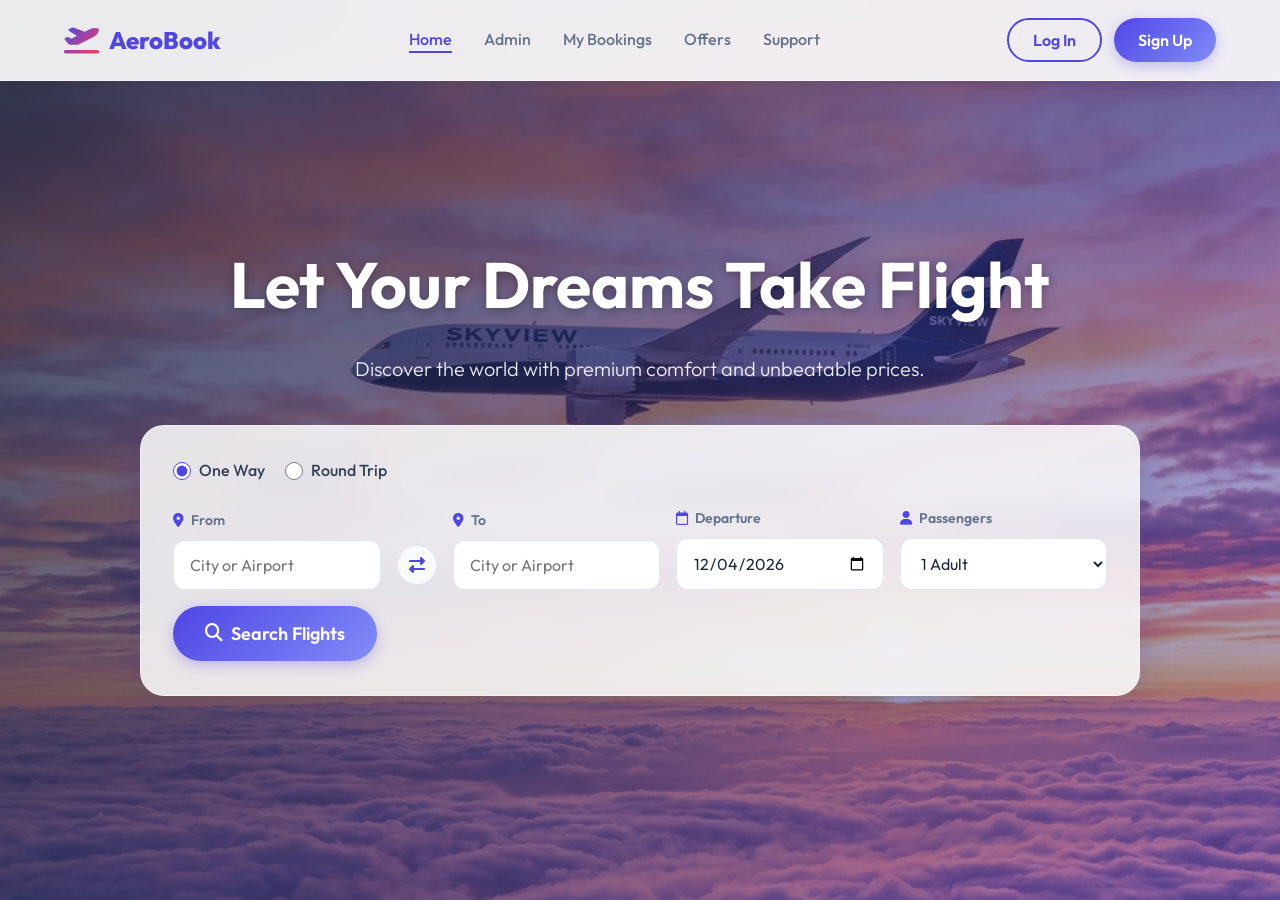
<file: index.html>
<!DOCTYPE html>
<html lang="en">
<head>
    <meta charset="UTF-8">
    <meta name="viewport" content="width=device-width, initial-scale=1.0">
    <title>AeroBook - Premium Airplane Reservation</title>
    <meta name="description" content="Book your next flight with AeroBook. Premium airplane reservation system.">
    
    <!-- Google Fonts -->
    <link rel="preconnect" href="https://fonts.googleapis.com">
    <link rel="preconnect" href="https://fonts.gstatic.com" crossorigin>
    <link href="https://fonts.googleapis.com/css2?family=Outfit:wght@300;400;500;600;700;800&display=swap" rel="stylesheet">
    
    <!-- Icons -->
    <link rel="stylesheet" href="https://cdnjs.cloudflare.com/ajax/libs/font-awesome/6.4.0/css/all.min.css">
    
    <!-- Custom CSS -->
    <link rel="stylesheet" href="style.css">
</head>
<body>

    <!-- Header Navigation -->
    <header id="main-header">
        <div class="container header-container">
            <div class="logo">
                <i class="fa-solid fa-plane-departure"></i>
                <span>AeroBook</span>
            </div>
            <nav class="main-nav">
                <ul>
                    <li><a href="#" class="active" id="nav-home">Home</a></li>
                    <li><a href="admin.html">Admin</a></li>
                    <li><a href="#" id="nav-bookings">My Bookings</a></li>
                    <li><a href="#" id="nav-offers">Offers</a></li>
                    <li><a href="#" id="nav-support">Support</a></li>
                </ul>
            </nav>
            <div class="user-actions" id="guest-actions">
                <button class="btn btn-outline" id="nav-login-btn">Log In</button>
                <button class="btn btn-primary" id="nav-signup-btn">Sign Up</button>
            </div>
            <div class="user-actions hidden" id="user-actions">
                <span style="font-weight: 600; color: var(--primary);" id="user-greeting">Hi, User</span>
                <button class="btn btn-outline" id="nav-logout-btn">Log Out</button>
            </div>
        </div>
    </header>

    <main>
        <!-- Hero Section with Flight Search -->
        <section id="hero">
            <div class="hero-overlay"></div>
            <div class="container hero-content">
                <div class="hero-text">
                    <h1>Let Your Dreams Take Flight</h1>
                    <p>Discover the world with premium comfort and unbeatable prices.</p>
                </div>
                
                <div class="search-widget glassmorphism">
                    <div class="trip-types">
                        <label class="radio-label">
                            <input type="radio" name="trip-type" value="one-way" checked>
                            <span>One Way</span>
                        </label>
                        <label class="radio-label">
                            <input type="radio" name="trip-type" value="round-trip">
                            <span>Round Trip</span>
                        </label>
                    </div>
                    
                    <form id="flight-search-form">
                        <div class="form-group">
                            <label for="source"><i class="fa-solid fa-location-dot"></i> From</label>
                            <input type="text" id="source" placeholder="City or Airport" required>
                        </div>
                        
                        <div class="exchange-icon">
                            <i class="fa-solid fa-right-left"></i>
                        </div>
                        
                        <div class="form-group">
                            <label for="destination"><i class="fa-solid fa-location-dot"></i> To</label>
                            <input type="text" id="destination" placeholder="City or Airport" required>
                        </div>
                        
                        <div class="form-group">
                            <label for="date"><i class="fa-regular fa-calendar"></i> Departure</label>
                            <input type="date" id="date" required>
                        </div>
                        
                        <div class="form-group">
                            <label for="passengers"><i class="fa-solid fa-user"></i> Passengers</label>
                            <select id="passengers">
                                <option value="1">1 Adult</option>
                                <option value="2">2 Adults</option>
                                <option value="3">3 Adults</option>
                                <option value="4">4 Adults</option>
                            </select>
                        </div>
                        
                        <button type="submit" class="btn btn-primary btn-large search-btn">
                            <i class="fa-solid fa-magnifying-glass"></i> Search Flights
                        </button>
                    </form>
                </div>
            </div>
        </section>

        <!-- Flight Results Section -->
        <section id="results" class="hidden">
            <div class="container">
                <div class="results-header">
                    <h2>Available Flights</h2>
                    <p id="results-summary">Showing flights from <span id="summary-source">...</span> to <span id="summary-destination">...</span> on <span id="summary-date">...</span></p>
                </div>
                
                <div class="results-layout">
                    <aside class="filters">
                        <h3>Filters</h3>
                        <!-- Mock filters -->
                        <div class="filter-group">
                            <h4>Stops</h4>
                            <label><input type="checkbox" checked> Non-stop</label>
                            <label><input type="checkbox" checked> 1 Stop</label>
                        </div>
                        <div class="filter-group">
                            <h4>Airlines</h4>
                            <label><input type="checkbox" checked> AeroAir</label>
                            <label><input type="checkbox" checked> SkyHigh</label>
                        </div>
                    </aside>
                    
                    <div class="flight-list" id="flight-list-container">
                        <!-- Flight cards will be generated here by JavaScript -->
                    </div>
                </div>
            </div>
        </section>

        <!-- My Bookings Section -->
        <section id="my-bookings-section" class="hidden" style="padding: 100px 0; min-height: 100vh; background: #F1F5F9;">
            <div class="container">
                <div class="results-header">
                    <h2>My Bookings</h2>
                    <p>View all your upcoming and past flights.</p>
                </div>
                
                <div id="bookings-container" class="bookings-grid">
                    <!-- Ticket cards will be generated here -->
                    <div id="no-bookings-msg" class="text-center hidden" style="padding: 40px; background: white; border-radius: var(--radius-md); box-shadow: 0 4px 6px -1px rgba(0,0,0,0.05);">
                        <i class="fa-solid fa-ticket" style="font-size: 3rem; color: #CBD5E1; margin-bottom: 16px;"></i>
                        <h3 style="margin-bottom: 8px;">No Bookings Found</h3>
                        <p style="color: var(--text-muted); margin-bottom: 24px;">You haven't booked any flights yet.</p>
                        <button class="btn btn-primary" id="btn-go-search">Search Flights</button>
                    </div>
                </div>
            </div>
        </section>

        <!-- Offers Section -->
        <section id="offers-section" class="hidden" style="padding: 100px 0; min-height: 100vh; background: #F1F5F9;">
            <div class="container">
                <div class="results-header text-center">
                    <h2>Exclusive Offers</h2>
                    <p>Save more on your next flight with these premium deals.</p>
                </div>
                
                <div id="offers-container" class="offers-grid">
                    <!-- Offers populated by JS -->
                </div>
            </div>
        </section>

        <!-- Support Section -->
        <section id="support-section" class="hidden" style="padding: 100px 0; min-height: 100vh; background: #F8FAFC;">
            <div class="container">
                <div class="results-header text-center">
                    <h2>We're Here to Help</h2>
                    <p>Have questions or need assistance? Reach out to us.</p>
                </div>
                
                <div class="support-layout">
                    <!-- Contact Information -->
                    <div class="contact-info-panel">
                        <h3>Contact Information</h3>
                        <p style="color: var(--text-muted); margin-bottom: 30px;">Get in touch with our customer support team.</p>
                        
                        <div class="info-item">
                            <div class="info-icon"><i class="fa-solid fa-envelope"></i></div>
                            <div>
                                <h4>Email Us</h4>
                                <p>catchmeifyoucan@gmail.com</p>
                            </div>
                        </div>
                        
                        <div class="info-item">
                            <div class="info-icon"><i class="fa-solid fa-phone"></i></div>
                            <div>
                                <h4>Call Us</h4>
                                <p>+91 1800-FLY-NOW</p>
                            </div>
                        </div>
                        
                        <div class="info-item">
                            <div class="info-icon"><i class="fa-solid fa-location-dot"></i></div>
                            <div>
                                <h4>Office Address</h4>
                                <p>imanonymous</p>
                            </div>
                        </div>
                    </div>
                    
                    <!-- Contact Form -->
                    <div class="contact-form-panel glassmorphism">
                        <h3>Send a Message</h3>
                        <form id="contact-form">
                            <div class="form-row">
                                <div class="form-group">
                                    <label for="contact-name">Your Name</label>
                                    <input type="text" id="contact-name" required>
                                </div>
                                <div class="form-group">
                                    <label for="contact-email">Email Address</label>
                                    <input type="email" id="contact-email" required>
                                </div>
                            </div>
                            <div class="form-group" style="margin-bottom: 16px;">
                                <label for="contact-subject">Subject</label>
                                <input type="text" id="contact-subject" required>
                            </div>
                            <div class="form-group" style="margin-bottom: 24px;">
                                <label for="contact-message">Message</label>
                                <textarea id="contact-message" rows="5" required style="width: 100%; padding: 14px 16px; border: 1px solid #E2E8F0; border-radius: var(--radius-md); font-family: inherit; resize: vertical;"></textarea>
                            </div>
                            <button type="submit" class="btn btn-primary btn-full">Send Message <i class="fa-regular fa-paper-plane"></i></button>
                        </form>
                    </div>
                </div>

                <!-- FAQs -->
                <div class="faq-section" style="margin-top: 60px;">
                    <h3 class="text-center" style="margin-bottom: 30px; font-size: 1.8rem;">Frequently Asked Questions</h3>
                    <div class="faq-grid">
                        <div class="faq-card">
                            <h4>How can I cancel my flight?</h4>
                            <p>You can cancel your flight by going to the 'My Bookings' section and selecting the flight you wish to cancel. Cancellation charges may apply.</p>
                        </div>
                        <div class="faq-card">
                            <h4>When will I receive my refund?</h4>
                            <p>Refunds are processed within 5-7 business days and will be credited to the original payment method used during booking.</p>
                        </div>
                        <div class="faq-card">
                            <h4>Can I change my passenger details?</h4>
                            <p>Small spelling corrections can be made by contacting support. Complete name changes are generally not permitted due to security reasons.</p>
                        </div>
                    </div>
                </div>
            </div>
        </section>
    </main>

    <!-- Auth Modals -->
    <!-- Login Modal -->
    <div id="login-modal" class="modal hidden">
        <div class="modal-content glassmorphism">
            <span class="close-modal auth-close">&times;</span>
            <h2>Log In to AeroBook</h2>
            <form id="auth-login-form">
                <div class="form-group" style="margin-bottom: 16px;">
                    <label for="login-email">Email</label>
                    <input type="email" id="login-email" required>
                </div>
                <div class="form-group" style="margin-bottom: 24px;">
                    <label for="login-password">Password</label>
                    <input type="password" id="login-password" required>
                </div>
                <p id="login-error-msg" style="color: var(--secondary); margin-bottom: 16px; display: none;">Invalid credentials.</p>
                <button type="submit" class="btn btn-primary btn-full">Log In</button>
                <p style="text-align: center; margin-top: 16px;">Don't have an account? <a href="#" id="switch-to-signup" style="color: var(--primary); font-weight: 600;">Sign Up</a></p>
            </form>
        </div>
    </div>

    <!-- Sign Up Modal -->
    <div id="signup-modal" class="modal hidden">
        <div class="modal-content glassmorphism">
            <span class="close-modal auth-close">&times;</span>
            <h2>Create an Account</h2>
            <form id="auth-signup-form">
                <div class="form-group" style="margin-bottom: 16px;">
                    <label for="signup-name">Full Name</label>
                    <input type="text" id="signup-name" required>
                </div>
                <div class="form-group" style="margin-bottom: 16px;">
                    <label for="signup-email">Email</label>
                    <input type="email" id="signup-email" required>
                </div>
                <div class="form-group" style="margin-bottom: 24px;">
                    <label for="signup-password">Password</label>
                    <input type="password" id="signup-password" required>
                </div>
                <p id="signup-error-msg" style="color: var(--secondary); margin-bottom: 16px; display: none;">Email already exists.</p>
                <button type="submit" class="btn btn-primary btn-full">Sign Up</button>
                <p style="text-align: center; margin-top: 16px;">Already have an account? <a href="#" id="switch-to-login" style="color: var(--primary); font-weight: 600;">Log In</a></p>
            </form>
        </div>
    </div>

    <!-- Booking Modal -->
    <div id="booking-modal" class="modal hidden">
        <div class="modal-content glassmorphism">
            <span class="close-modal">&times;</span>
            <h2>Complete Your Booking</h2>
            
            <div class="selected-flight-summary" id="selected-flight-summary">
                <!-- Flight details will be shown here -->
            </div>
            
            <form id="booking-form">
                <h3>Passenger Details</h3>
                <div class="form-row">
                    <div class="form-group">
                        <label for="first-name">First Name</label>
                        <input type="text" id="first-name" required>
                    </div>
                    <div class="form-group">
                        <label for="last-name">Last Name</label>
                        <input type="text" id="last-name" required>
                    </div>
                </div>
                <div class="form-row">
                    <div class="form-group">
                        <label for="email">Email</label>
                        <input type="email" id="email" required>
                    </div>
                    <div class="form-group">
                        <label for="phone">Phone</label>
                        <input type="tel" id="phone" required>
                    </div>
                </div>
                
                <button type="submit" class="btn btn-primary btn-full">Confirm Booking & Pay</button>
            </form>
        </div>
    </div>
    
    <!-- Success Modal -->
    <div id="success-modal" class="modal hidden">
        <div class="modal-content glassmorphism text-center">
            <div class="success-icon"><i class="fa-solid fa-circle-check"></i></div>
            <h2>Booking Confirmed!</h2>
            <p>Your ticket has been booked successfully. A confirmation email has been sent.</p>
            <div class="ticket-details" id="ticket-details">
                <!-- Ticket info -->
            </div>
            <button id="close-success" class="btn btn-primary mt-4">Go to My Bookings</button>
        </div>
    </div>

    <!-- Contact Success Modal -->
    <div id="contact-success-modal" class="modal hidden">
        <div class="modal-content glassmorphism text-center" style="max-width: 400px;">
            <div class="success-icon" style="color: var(--primary);"><i class="fa-solid fa-paper-plane"></i></div>
            <h2>Message Sent!</h2>
            <p style="color: var(--text-muted); margin-bottom: 24px;">Thank you for reaching out to AeroBook. Our team will get back to you shortly at the provided email.</p>
            <button id="close-contact-success" class="btn btn-primary btn-full">Okay</button>
        </div>
    </div>

    <!-- Scripts -->
    <script src="script.js"></script>
</body>
</html>
</file>
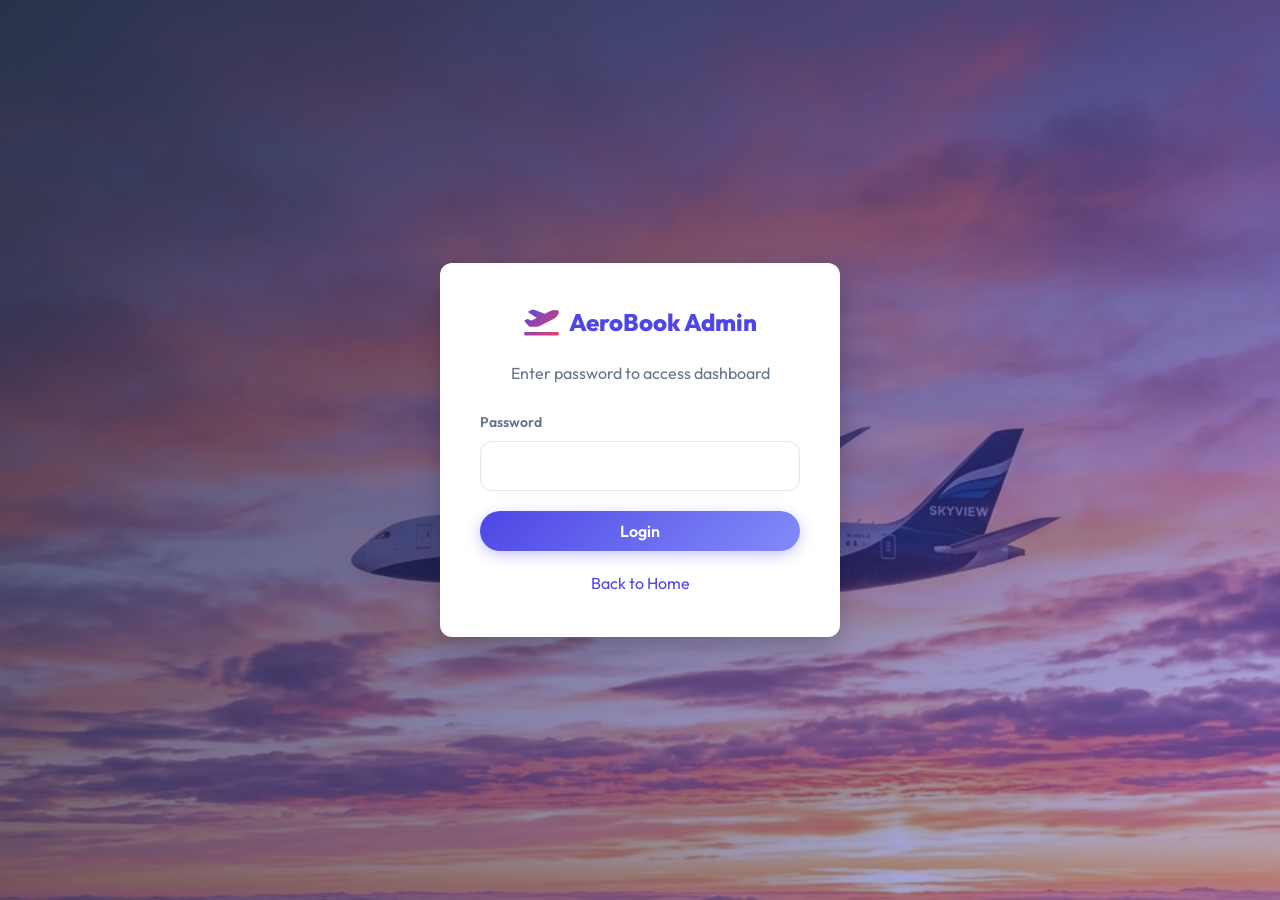
<file: admin.html>
<!DOCTYPE html>
<html lang="en">
<head>
    <meta charset="UTF-8">
    <meta name="viewport" content="width=device-width, initial-scale=1.0">
    <title>Admin Dashboard - AeroBook</title>
    
    <!-- Google Fonts -->
    <link rel="preconnect" href="https://fonts.googleapis.com">
    <link rel="preconnect" href="https://fonts.gstatic.com" crossorigin>
    <link href="https://fonts.googleapis.com/css2?family=Outfit:wght@300;400;500;600;700;800&display=swap" rel="stylesheet">
    
    <!-- Icons -->
    <link rel="stylesheet" href="https://cdnjs.cloudflare.com/ajax/libs/font-awesome/6.4.0/css/all.min.css">
    
    <!-- Custom CSS -->
    <link rel="stylesheet" href="style.css">
    <style>
        /* Admin Specific Overrides */
        body { background-color: #F1F5F9; }
        .admin-layout {
            display: flex;
            min-height: 100vh;
        }
        .sidebar {
            width: 250px;
            background: white;
            box-shadow: 2px 0 10px rgba(0,0,0,0.05);
            padding: 20px 0;
            display: flex;
            flex-direction: column;
        }
        .sidebar .logo {
            padding: 0 20px 30px;
            border-bottom: 1px solid #E2E8F0;
            margin-bottom: 20px;
        }
        .nav-links {
            list-style: none;
            padding: 0;
            margin: 0;
        }
        .nav-links li a {
            display: flex;
            align-items: center;
            padding: 15px 25px;
            color: var(--text-muted);
            font-weight: 500;
            gap: 12px;
            transition: all 0.3s;
        }
        .nav-links li a:hover, .nav-links li a.active {
            background: #EEF2FF;
            color: var(--primary);
            border-right: 4px solid var(--primary);
        }
        .main-content {
            flex: 1;
            padding: 40px;
            overflow-y: auto;
        }
        
        /* Dashboard Card */
        .dashboard-header {
            display: flex;
            justify-content: space-between;
            align-items: center;
            margin-bottom: 30px;
        }
        .card {
            background: white;
            border-radius: var(--radius-md);
            padding: 24px;
            box-shadow: 0 4px 6px -1px rgba(0,0,0,0.05);
            margin-bottom: 24px;
        }
        
        /* Table Styles */
        table {
            width: 100%;
            border-collapse: collapse;
        }
        th, td {
            padding: 16px;
            text-align: left;
            border-bottom: 1px solid #E2E8F0;
        }
        th {
            background: #F8FAFC;
            font-weight: 600;
            color: var(--text-muted);
            text-transform: uppercase;
            font-size: 0.85rem;
        }
        tr:hover {
            background: #F8FAFC;
        }
        .btn-danger {
            background: #FEF2F2;
            color: var(--secondary);
            border: 1px solid #FECDD3;
            padding: 6px 12px;
            font-size: 0.85rem;
            border-radius: 6px;
            cursor: pointer;
        }
        .btn-danger:hover {
            background: var(--secondary);
            color: white;
        }
        
        /* Login Screen */
        #admin-login {
            display: flex;
            align-items: center;
            justify-content: center;
            min-height: 100vh;
            background: linear-gradient(135deg, rgba(30, 41, 59, 0.8), rgba(79, 70, 229, 0.4)), url('assets/hero_bg.png');
            background-size: cover;
        }
        .login-card {
            background: white;
            padding: 40px;
            border-radius: var(--radius-md);
            width: 100%;
            max-width: 400px;
            box-shadow: 0 10px 25px rgba(0,0,0,0.2);
            text-align: center;
        }
    </style>
</head>
<body>

    <!-- Login Screen -->
    <div id="admin-login">
        <div class="login-card">
            <div class="logo" style="justify-content: center; margin-bottom: 20px;">
                <i class="fa-solid fa-plane-departure"></i>
                <span>AeroBook Admin</span>
            </div>
            <p style="margin-bottom: 24px; color: var(--text-muted);">Enter password to access dashboard</p>
            <form id="login-form">
                <div class="form-group" style="text-align: left; margin-bottom: 20px;">
                    <label for="admin-pass">Password</label>
                    <input type="password" id="admin-pass" required>
                </div>
                <button type="submit" class="btn btn-primary btn-full">Login</button>
            </form>
            <p id="login-error" style="color: var(--secondary); margin-top: 15px; display: none;">Incorrect password!</p>
            <a href="index.html" style="display: block; margin-top: 20px; color: var(--primary);">Back to Home</a>
        </div>
    </div>

    <!-- Admin Dashboard (Hidden initially) -->
    <div id="admin-dashboard" class="admin-layout hidden">
        <!-- Sidebar -->
        <aside class="sidebar">
            <div class="logo">
                <i class="fa-solid fa-plane-departure"></i>
                <span>AeroBook</span>
            </div>
            <ul class="nav-links">
                <li><a href="#" class="active" id="admin-nav-flights"><i class="fa-solid fa-plane"></i> Manage Flights</a></li>
                <li><a href="#" id="admin-nav-bookings"><i class="fa-solid fa-users"></i> Bookings</a></li>
                <li><a href="#" id="admin-nav-offers"><i class="fa-solid fa-tags"></i> Manage Offers</a></li>
                <li><a href="#" id="admin-nav-settings"><i class="fa-solid fa-gear"></i> Settings</a></li>
                <li style="margin-top: auto;"><a href="#" id="logout-btn"><i class="fa-solid fa-arrow-right-from-bracket"></i> Logout</a></li>
            </ul>
        </aside>

        <!-- Main Content -->
        <main class="main-content">
            
            <!-- Flights Section -->
            <div id="admin-flights-section">
                <div class="dashboard-header">
                    <h2>Flight Management</h2>
                    <button class="btn btn-primary" id="open-add-modal"><i class="fa-solid fa-plus"></i> Add New Flight</button>
                </div>

                <div class="card">
                    <h3>All Flights</h3>
                    <div style="overflow-x: auto; margin-top: 20px;">
                        <table id="flights-table">
                            <thead>
                                <tr>
                                    <th>Flight ID</th>
                                    <th>Airline</th>
                                    <th>Route</th>
                                    <th>Departure</th>
                                    <th>Arrival</th>
                                    <th>Price</th>
                                    <th>Action</th>
                                </tr>
                            </thead>
                            <tbody id="flights-body">
                                <!-- Flights populated by JS -->
                            </tbody>
                        </table>
                    </div>
                </div>
            </div>

            <!-- Bookings Section -->
            <div id="admin-bookings-section" class="hidden">
                <div class="dashboard-header">
                    <h2>All Bookings</h2>
                </div>

                <div class="card">
                    <h3>Recent Bookings</h3>
                    <div style="overflow-x: auto; margin-top: 20px;">
                        <table id="bookings-table">
                            <thead>
                                <tr>
                                    <th>PNR</th>
                                    <th>Passenger</th>
                                    <th>Email</th>
                                    <th>Flight ID</th>
                                    <th>Route</th>
                                    <th>Date</th>
                                    <th>Amount</th>
                                    <th>Status</th>
                                    <th>Action</th>
                                </tr>
                            </thead>
                            <tbody id="bookings-body">
                                <!-- Bookings populated by JS -->
                            </tbody>
                        </table>
                    </div>
                </div>
            </div>

            <!-- Settings Section -->
            <div id="admin-settings-section" class="hidden">
                <div class="dashboard-header">
                    <h2>Settings & User Management</h2>
                </div>

                <div class="card">
                    <h3>Registered Users</h3>
                    <div style="overflow-x: auto; margin-top: 20px;">
                        <table id="users-table">
                            <thead>
                                <tr>
                                    <th>Name</th>
                                    <th>Email</th>
                                    <th>Password</th>
                                    <th>Action</th>
                                </tr>
                            </thead>
                            <tbody id="users-body">
                                <!-- Users populated by JS -->
                            </tbody>
                        </table>
                    </div>
                </div>
            </div>

            <!-- Offers Section -->
            <div id="admin-offers-section" class="hidden">
                <div class="dashboard-header">
                    <h2>Manage Offers</h2>
                    <button class="btn btn-primary" id="open-add-offer-modal"><i class="fa-solid fa-plus"></i> Add New Offer</button>
                </div>

                <div class="card">
                    <h3>Active Promo Codes</h3>
                    <div style="overflow-x: auto; margin-top: 20px;">
                        <table id="offers-table">
                            <thead>
                                <tr>
                                    <th>Offer Title</th>
                                    <th>Promo Code</th>
                                    <th>Description</th>
                                    <th>Action</th>
                                </tr>
                            </thead>
                            <tbody id="offers-body">
                                <!-- Offers populated by JS -->
                            </tbody>
                        </table>
                    </div>
                </div>
            </div>

        </main>
    </div>

    <!-- Add Flight Modal -->
    <div id="add-flight-modal" class="modal hidden">
        <div class="modal-content glassmorphism">
            <span class="close-modal">&times;</span>
            <h2>Add New Flight</h2>
            
            <form id="add-flight-form">
                <div class="form-row">
                    <div class="form-group">
                        <label for="new-id">Flight ID (e.g. FL-999)</label>
                        <input type="text" id="new-id" required>
                    </div>
                    <div class="form-group">
                        <label for="new-airline">Airline</label>
                        <select id="new-airline" required>
                            <option value="AA">AeroAir</option>
                            <option value="SH">SkyHigh</option>
                            <option value="GE">GlobalExpress</option>
                        </select>
                    </div>
                </div>
                <div class="form-row">
                    <div class="form-group">
                        <label for="new-from">From (e.g. DEL)</label>
                        <input type="text" id="new-from" maxlength="3" style="text-transform: uppercase;" required>
                    </div>
                    <div class="form-group">
                        <label for="new-to">To (e.g. BOM)</label>
                        <input type="text" id="new-to" maxlength="3" style="text-transform: uppercase;" required>
                    </div>
                </div>
                <div class="form-row">
                    <div class="form-group">
                        <label for="new-dep">Departure Time</label>
                        <input type="time" id="new-dep" required>
                    </div>
                    <div class="form-group">
                        <label for="new-arr">Arrival Time</label>
                        <input type="time" id="new-arr" required>
                    </div>
                </div>
                <div class="form-row">
                    <div class="form-group">
                        <label for="new-price">Price (₹)</label>
                        <input type="number" id="new-price" required>
                    </div>
                    <div class="form-group">
                        <label for="new-stops">Stops</label>
                        <select id="new-stops">
                            <option value="Non-stop">Non-stop</option>
                            <option value="1 Stop">1 Stop</option>
                        </select>
                    </div>
                </div>
                
                <button type="submit" class="btn btn-primary btn-full mt-4">Save Flight</button>
            </form>
        </div>
    </div>

    <!-- Add Offer Modal -->
    <div id="add-offer-modal" class="modal hidden">
        <div class="modal-content glassmorphism">
            <span class="close-modal" id="close-offer-modal">&times;</span>
            <h2>Add New Offer</h2>
            
            <form id="add-offer-form">
                <div class="form-group" style="margin-bottom: 16px;">
                    <label for="new-offer-title">Offer Title (e.g. Flat 25% Off)</label>
                    <input type="text" id="new-offer-title" required>
                </div>
                <div class="form-group" style="margin-bottom: 16px;">
                    <label for="new-offer-code">Promo Code (e.g. AEROFEST25)</label>
                    <input type="text" id="new-offer-code" style="text-transform: uppercase;" required>
                </div>
                <div class="form-group" style="margin-bottom: 24px;">
                    <label for="new-offer-desc">Description</label>
                    <textarea id="new-offer-desc" rows="3" required style="width: 100%; padding: 14px 16px; border: 1px solid #E2E8F0; border-radius: var(--radius-md); font-family: inherit; resize: vertical;"></textarea>
                </div>
                
                <button type="submit" class="btn btn-primary btn-full">Save Offer</button>
            </form>
        </div>
    </div>

    <!-- Scripts -->
    <script src="admin.js"></script>
</body>
</html>
</file>
<file: style.css>
/* style.css */
:root {
    /* Color Palette - Vibrant & Premium */
    --primary: #4F46E5;
    /* Indigo */
    --primary-light: #818CF8;
    --primary-dark: #3730A3;
    --secondary: #F43F5E;
    /* Rose */
    --dark: #1E293B;
    /* Slate 800 */
    --light: #F8FAFC;
    /* Slate 50 */
    --text-main: #334155;
    --text-muted: #64748B;

    /* UI Elements */
    --glass-bg: rgba(255, 255, 255, 0.85);
    --glass-border: rgba(255, 255, 255, 0.4);
    --glass-shadow: 0 8px 32px rgba(31, 38, 135, 0.15);

    --radius-sm: 8px;
    --radius-md: 12px;
    --radius-lg: 24px;
    --radius-full: 9999px;

    --transition: all 0.3s cubic-bezier(0.4, 0, 0.2, 1);
}

* {
    margin: 0;
    padding: 0;
    box-sizing: border-box;
}

body {
    font-family: 'Outfit', sans-serif;
    color: var(--text-main);
    background-color: var(--light);
    line-height: 1.6;
    overflow-x: hidden;
}

.container {
    max-width: 1200px;
    margin: 0 auto;
    padding: 0 24px;
}

/* Typography */
h1,
h2,
h3,
h4 {
    color: var(--dark);
    font-weight: 700;
}

a {
    text-decoration: none;
    color: inherit;
    transition: var(--transition);
}

/* Utility Classes */
.hidden {
    display: none !important;
}

.text-center {
    text-align: center;
}

.mt-4 {
    margin-top: 1.5rem;
}

/* Glassmorphism */
.glassmorphism {
    background: var(--glass-bg);
    backdrop-filter: blur(12px);
    -webkit-backdrop-filter: blur(12px);
    border: 1px solid var(--glass-border);
    box-shadow: var(--glass-shadow);
    border-radius: var(--radius-lg);
}

/* Buttons */
.btn {
    display: inline-flex;
    align-items: center;
    justify-content: center;
    gap: 8px;
    padding: 10px 24px;
    font-size: 1rem;
    font-weight: 600;
    border-radius: var(--radius-full);
    border: none;
    cursor: pointer;
    transition: var(--transition);
    font-family: 'Outfit', sans-serif;
}

.btn-primary {
    background: linear-gradient(135deg, var(--primary), var(--primary-light));
    color: white;
    box-shadow: 0 4px 14px rgba(79, 70, 229, 0.3);
}

.btn-primary:hover {
    transform: translateY(-2px);
    box-shadow: 0 6px 20px rgba(79, 70, 229, 0.4);
}

.btn-outline {
    background: transparent;
    color: var(--primary);
    border: 2px solid var(--primary);
}

.btn-outline:hover {
    background: var(--primary);
    color: white;
}

.btn-large {
    padding: 16px 32px;
    font-size: 1.125rem;
}

.btn-full {
    width: 100%;
}

/* Header */
#main-header {
    position: fixed;
    top: 0;
    left: 0;
    width: 100%;
    z-index: 100;
    background: rgba(255, 255, 255, 0.9);
    backdrop-filter: blur(10px);
    border-bottom: 1px solid rgba(255, 255, 255, 0.5);
    box-shadow: 0 2px 10px rgba(0, 0, 0, 0.05);
    transition: var(--transition);
}

.header-container {
    display: flex;
    justify-content: space-between;
    align-items: center;
    height: 80px;
}

.logo {
    display: flex;
    align-items: center;
    gap: 10px;
    font-size: 1.5rem;
    font-weight: 800;
    color: var(--primary);
}

.logo i {
    font-size: 1.75rem;
    background: linear-gradient(135deg, var(--primary), var(--secondary));
    -webkit-background-clip: text;
    -webkit-text-fill-color: transparent;
}

.main-nav ul {
    display: flex;
    list-style: none;
    gap: 32px;
}

.main-nav a {
    font-weight: 500;
    color: var(--text-muted);
    position: relative;
}

.main-nav a:hover,
.main-nav a.active {
    color: var(--primary);
}

.main-nav a::after {
    content: '';
    position: absolute;
    bottom: -4px;
    left: 0;
    width: 0;
    height: 2px;
    background-color: var(--primary);
    transition: var(--transition);
}

.main-nav a:hover::after,
.main-nav a.active::after {
    width: 100%;
}

.user-actions {
    display: flex;
    gap: 12px;
}

/* Hero Section */
#hero {
    position: relative;
    min-height: 100vh;
    display: flex;
    align-items: center;
    padding-top: 80px;
    background-image: url('assets/hero_bg.png');
    background-size: cover;
    background-position: center;
    background-attachment: fixed;
}

.hero-overlay {
    position: absolute;
    top: 0;
    left: 0;
    width: 100%;
    height: 100%;
    background: linear-gradient(135deg, rgba(30, 41, 59, 0.8), rgba(79, 70, 229, 0.4));
}

.hero-content {
    position: relative;
    z-index: 10;
    width: 100%;
    display: flex;
    flex-direction: column;
    align-items: center;
    margin-top: -50px;
}

.hero-text {
    text-align: center;
    color: white;
    margin-bottom: 40px;
    animation: fadeInDown 1s ease-out;
}

.hero-text h1 {
    font-size: 4rem;
    color: white;
    margin-bottom: 16px;
    text-shadow: 0 2px 10px rgba(0, 0, 0, 0.3);
}

.hero-text p {
    font-size: 1.25rem;
    font-weight: 300;
    opacity: 0.9;
}

/* Search Widget */
.search-widget {
    padding: 32px;
    width: 100%;
    max-width: 1000px;
    animation: fadeInUp 1s ease-out 0.2s both;
}

.trip-types {
    display: flex;
    gap: 20px;
    margin-bottom: 24px;
}

.radio-label {
    display: flex;
    align-items: center;
    gap: 8px;
    cursor: pointer;
    font-weight: 500;
}

.radio-label input {
    accent-color: var(--primary);
    width: 18px;
    height: 18px;
}

#flight-search-form {
    display: flex;
    align-items: flex-end;
    gap: 16px;
    flex-wrap: wrap;
}

.form-group {
    flex: 1;
    min-width: 180px;
    display: flex;
    flex-direction: column;
    gap: 8px;
}

.form-group label {
    font-size: 0.875rem;
    font-weight: 600;
    color: var(--text-muted);
}

.form-group label i {
    color: var(--primary);
    margin-right: 4px;
}

.form-group input,
.form-group select {
    width: 100%;
    padding: 14px 16px;
    border: 1px solid #E2E8F0;
    border-radius: var(--radius-md);
    font-family: 'Outfit', sans-serif;
    font-size: 1rem;
    color: var(--dark);
    background: white;
    transition: var(--transition);
}

.form-group input:focus,
.form-group select:focus {
    outline: none;
    border-color: var(--primary);
    box-shadow: 0 0 0 3px rgba(79, 70, 229, 0.1);
}

.exchange-icon {
    display: flex;
    align-items: center;
    justify-content: center;
    width: 40px;
    height: 40px;
    background: var(--light);
    border-radius: 50%;
    border: 1px solid #E2E8F0;
    color: var(--primary);
    margin-bottom: 5px;
    cursor: pointer;
    transition: var(--transition);
}

.exchange-icon:hover {
    background: var(--primary);
    color: white;
    transform: rotate(180deg);
}

.search-btn {
    min-width: 180px;
    margin-bottom: 2px;
}

/* Results Section */
#results {
    padding: 80px 0;
    background: #F1F5F9;
    min-height: 100vh;
}

.results-header {
    margin-bottom: 40px;
}

.results-header h2 {
    font-size: 2rem;
    margin-bottom: 8px;
}

.results-header p {
    color: var(--text-muted);
    font-size: 1.1rem;
}

.results-layout {
    display: grid;
    grid-template-columns: 250px 1fr;
    gap: 32px;
}

.filters {
    background: white;
    padding: 24px;
    border-radius: var(--radius-md);
    box-shadow: 0 4px 6px -1px rgba(0, 0, 0, 0.05);
    align-self: start;
}

.filters h3 {
    margin-bottom: 20px;
    padding-bottom: 10px;
    border-bottom: 1px solid #E2E8F0;
}

.filter-group {
    margin-bottom: 24px;
}

.filter-group h4 {
    margin-bottom: 12px;
    font-size: 1rem;
}

.filter-group label {
    display: block;
    margin-bottom: 8px;
    cursor: pointer;
    color: var(--text-muted);
}

.filter-group input {
    margin-right: 8px;
    accent-color: var(--primary);
}

/* Flight Card */
.flight-list {
    display: flex;
    flex-direction: column;
    gap: 20px;
}

.flight-card {
    background: white;
    border-radius: var(--radius-md);
    padding: 24px;
    display: flex;
    justify-content: space-between;
    align-items: center;
    box-shadow: 0 4px 6px -1px rgba(0, 0, 0, 0.05);
    transition: var(--transition);
    border: 1px solid transparent;
}

.flight-card:hover {
    transform: translateY(-4px);
    box-shadow: 0 10px 25px -5px rgba(0, 0, 0, 0.1);
    border-color: var(--primary-light);
}

.airline-info {
    display: flex;
    align-items: center;
    gap: 16px;
    width: 200px;
}

.airline-logo {
    width: 48px;
    height: 48px;
    background: #F8FAFC;
    border-radius: 50%;
    display: flex;
    align-items: center;
    justify-content: center;
    font-size: 1.5rem;
    color: var(--primary);
}

.airline-name {
    font-weight: 700;
    font-size: 1.1rem;
}

.flight-number {
    font-size: 0.875rem;
    color: var(--text-muted);
}

.flight-timing {
    display: flex;
    align-items: center;
    gap: 24px;
    flex: 1;
    justify-content: center;
}

.time-box {
    text-align: center;
}

.time {
    font-size: 1.5rem;
    font-weight: 700;
    color: var(--dark);
}

.city {
    font-size: 0.875rem;
    color: var(--text-muted);
}

.duration-box {
    text-align: center;
    position: relative;
    width: 150px;
}

.duration {
    font-size: 0.875rem;
    color: var(--text-muted);
    background: white;
    padding: 0 8px;
    position: relative;
    z-index: 2;
}

.line {
    position: absolute;
    top: 50%;
    left: 0;
    right: 0;
    height: 2px;
    background: #E2E8F0;
    z-index: 1;
}

.line i {
    position: absolute;
    top: 50%;
    left: 50%;
    transform: translate(-50%, -50%);
    color: var(--primary);
    background: white;
    padding: 0 4px;
}

.flight-price {
    text-align: right;
    width: 150px;
}

.price {
    font-size: 1.75rem;
    font-weight: 800;
    color: var(--primary);
    margin-bottom: 8px;
}

/* Modals */
.modal {
    position: fixed;
    top: 0;
    left: 0;
    width: 100%;
    height: 100%;
    background: rgba(15, 23, 42, 0.6);
    backdrop-filter: blur(4px);
    z-index: 1000;
    display: flex;
    align-items: center;
    justify-content: center;
    opacity: 0;
    visibility: hidden;
    transition: var(--transition);
}

.modal:not(.hidden) {
    opacity: 1;
    visibility: visible;
}

.modal-content {
    background: white;
    width: 100%;
    max-width: 600px;
    padding: 40px;
    position: relative;
    transform: scale(0.9);
    transition: var(--transition);
}

.modal:not(.hidden) .modal-content {
    transform: scale(1);
}

.close-modal {
    position: absolute;
    top: 20px;
    right: 24px;
    font-size: 1.5rem;
    cursor: pointer;
    color: var(--text-muted);
    transition: var(--transition);
}

.close-modal:hover {
    color: var(--secondary);
}

.modal-content h2 {
    margin-bottom: 24px;
}

.selected-flight-summary {
    background: #F8FAFC;
    padding: 16px;
    border-radius: var(--radius-md);
    margin-bottom: 24px;
    border: 1px solid #E2E8F0;
}

#booking-form h3 {
    margin-bottom: 16px;
    font-size: 1.25rem;
}

.form-row {
    display: flex;
    gap: 16px;
    margin-bottom: 16px;
}

.success-icon {
    font-size: 4rem;
    color: #10B981;
    /* Emerald */
    margin-bottom: 16px;
}

.ticket-details {
    background: #F8FAFC;
    padding: 24px;
    border-radius: var(--radius-md);
    margin: 24px 0;
    text-align: left;
    border: 1px dashed #CBD5E1;
}

/* Animations */
@keyframes fadeInUp {
    from {
        opacity: 0;
        transform: translateY(30px);
    }

    to {
        opacity: 1;
        transform: translateY(0);
    }
}

@keyframes fadeInDown {
    from {
        opacity: 0;
        transform: translateY(-30px);
    }

    to {
        opacity: 1;
        transform: translateY(0);
    }
}


/* Ticket Card Styling */
.bookings-grid {
    display: grid;
    grid-template-columns: repeat(auto-fill, minmax(350px, 1fr));
    gap: 24px;
}

.ticket-card {
    background: white;
    border-radius: var(--radius-md);
    overflow: hidden;
    box-shadow: 0 10px 15px -3px rgba(0, 0, 0, 0.1);
    position: relative;
    border: 1px solid #E2E8F0;
}

.ticket-header {
    background: linear-gradient(135deg, var(--primary), var(--primary-dark));
    color: white;
    padding: 16px 20px;
    display: flex;
    justify-content: space-between;
    align-items: center;
}

.ticket-pnr {
    font-weight: 700;
    font-size: 1.1rem;
    letter-spacing: 1px;
}

.ticket-body {
    padding: 20px;
}

.ticket-route {
    display: flex;
    justify-content: space-between;
    align-items: center;
    margin-bottom: 16px;
}

.ticket-city h3 {
    font-size: 1.5rem;
    margin-bottom: 4px;
    color: var(--primary);
}

.ticket-city p {
    font-size: 0.875rem;
    color: var(--text-muted);
}

.ticket-flight {
    text-align: center;
    color: var(--text-muted);
}

.ticket-flight i {
    color: var(--primary);
    font-size: 1.2rem;
    margin: 8px 0;
}

.ticket-details-grid {
    display: grid;
    grid-template-columns: 1fr 1fr;
    gap: 16px;
    margin-top: 16px;
    padding-top: 16px;
    border-top: 1px dashed #CBD5E1;
}

.ticket-label {
    font-size: 0.75rem;
    text-transform: uppercase;
    color: var(--text-muted);
    letter-spacing: 0.5px;
}

.ticket-value {
    font-weight: 600;
    color: var(--dark);
}

/* Offers Styling */
.offers-grid {
    display: grid;
    grid-template-columns: repeat(auto-fill, minmax(320px, 1fr));
    gap: 30px;
    margin-top: 40px;
}

.offer-card {
    background: white;
    border-radius: var(--radius-md);
    padding: 30px;
    box-shadow: 0 4px 6px -1px rgba(0, 0, 0, 0.05);
    display: flex;
    flex-direction: column;
    align-items: center;
    text-align: center;
    border: 1px solid #E2E8F0;
    transition: var(--transition);
    position: relative;
    overflow: hidden;
}

.offer-card::before {
    content: '';
    position: absolute;
    top: 0;
    left: 0;
    width: 100%;
    height: 6px;
    background: linear-gradient(90deg, var(--primary), var(--secondary));
}

.offer-card:hover {
    transform: translateY(-8px);
    box-shadow: 0 15px 30px -5px rgba(0, 0, 0, 0.1);
}

.offer-icon {
    width: 70px;
    height: 70px;
    border-radius: 50%;
    background: linear-gradient(135deg, var(--secondary), #E11D48);
    color: white;
    display: flex;
    align-items: center;
    justify-content: center;
    font-size: 2rem;
    margin-bottom: 20px;
}

.offer-content h3 {
    font-size: 1.5rem;
    margin-bottom: 12px;
}

.offer-content p {
    color: var(--text-muted);
    margin-bottom: 24px;
    font-size: 0.95rem;
    line-height: 1.5;
}

.promo-box {
    display: flex;
    align-items: center;
    justify-content: space-between;
    background: #F8FAFC;
    border: 1px dashed #CBD5E1;
    padding: 10px 16px;
    border-radius: var(--radius-md);
    width: 100%;
}

.promo-code {
    font-weight: 800;
    font-size: 1.1rem;
    color: var(--primary);
    letter-spacing: 1px;
}

.btn-copy {
    padding: 6px 12px;
    font-size: 0.85rem;
}

/* Support Section Styling */
.support-layout {
    display: grid;
    grid-template-columns: 1fr 2fr;
    gap: 40px;
    margin-top: 40px;
}

.contact-info-panel {
    background: white;
    padding: 32px;
    border-radius: var(--radius-md);
    box-shadow: 0 4px 6px -1px rgba(0, 0, 0, 0.05);
    border: 1px solid #E2E8F0;
}

.info-item {
    display: flex;
    align-items: flex-start;
    gap: 16px;
    margin-bottom: 24px;
}

.info-item:last-child {
    margin-bottom: 0;
}

.info-icon {
    width: 48px;
    height: 48px;
    background: #EEF2FF;
    color: var(--primary);
    border-radius: 50%;
    display: flex;
    align-items: center;
    justify-content: center;
    font-size: 1.25rem;
    flex-shrink: 0;
}

.info-item h4 {
    margin-bottom: 4px;
    font-size: 1.1rem;
}

.info-item p {
    color: var(--text-muted);
    font-size: 0.95rem;
}

.contact-form-panel {
    padding: 32px;
    background: white;
}

.contact-form-panel h3 {
    margin-bottom: 24px;
    font-size: 1.5rem;
}

/* FAQ Styling */
.faq-grid {
    display: grid;
    grid-template-columns: repeat(auto-fit, minmax(300px, 1fr));
    gap: 24px;
}

.faq-card {
    background: white;
    padding: 24px;
    border-radius: var(--radius-md);
    border-left: 4px solid var(--primary);
    box-shadow: 0 4px 6px -1px rgba(0, 0, 0, 0.05);
}

.faq-card h4 {
    margin-bottom: 12px;
    font-size: 1.1rem;
}

.faq-card p {
    color: var(--text-muted);
    font-size: 0.95rem;
    line-height: 1.6;
}

/* Responsive */
@media (max-width: 1024px) {
    .results-layout {
        grid-template-columns: 1fr;
    }

    .faq-grid {
        grid-template-columns: 1fr;
    }

    .filters {
        display: flex;
        gap: 24px;
    }

    .filters h3 {
        display: none;
    }
}

@media (max-width: 768px) {
    .hero-text h1 {
        font-size: 2.5rem;
    }

    .flight-card {
        flex-direction: column;
        gap: 24px;
    }

    .airline-info,
    .flight-price {
        width: 100%;
        text-align: center;
        justify-content: center;
    }

    .flight-price {
        display: flex;
        flex-direction: column;
        align-items: center;
    }

    .main-nav,
    .user-actions {
        display: none;
    }
}
</file>
